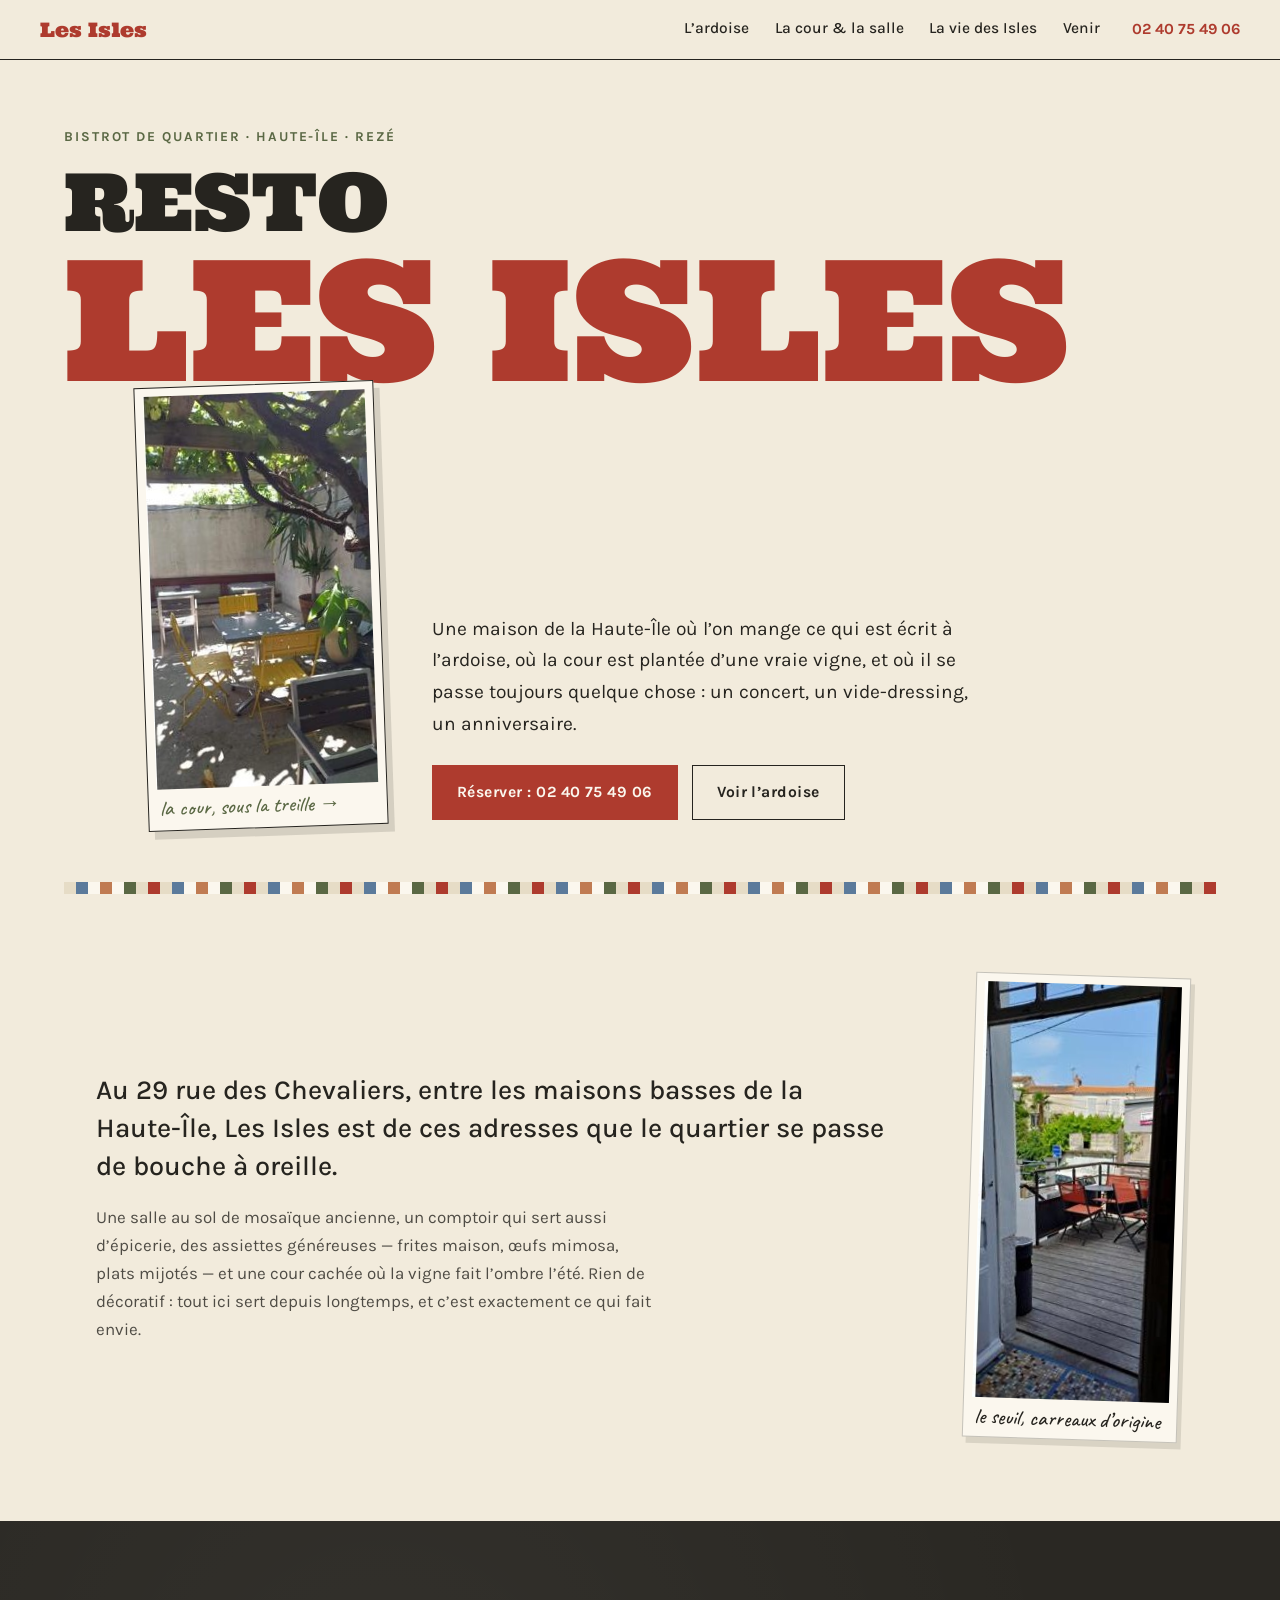
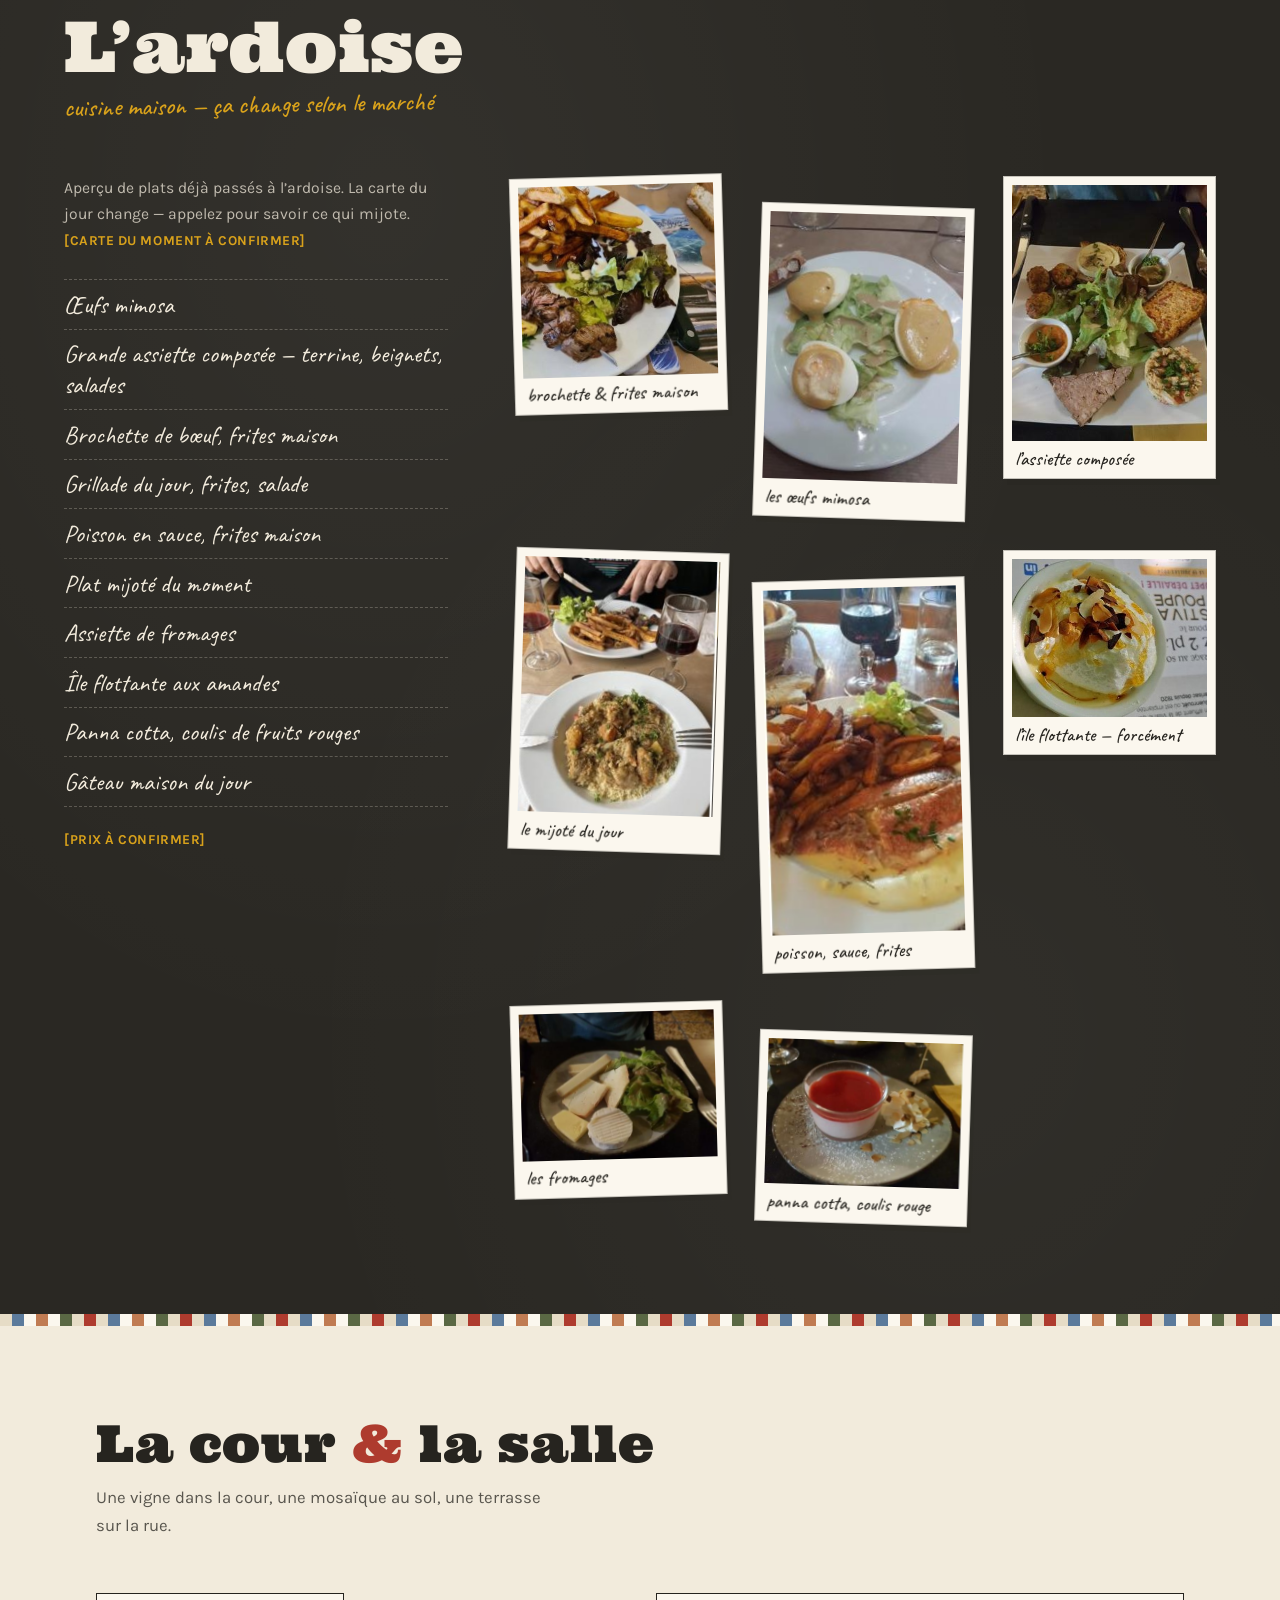
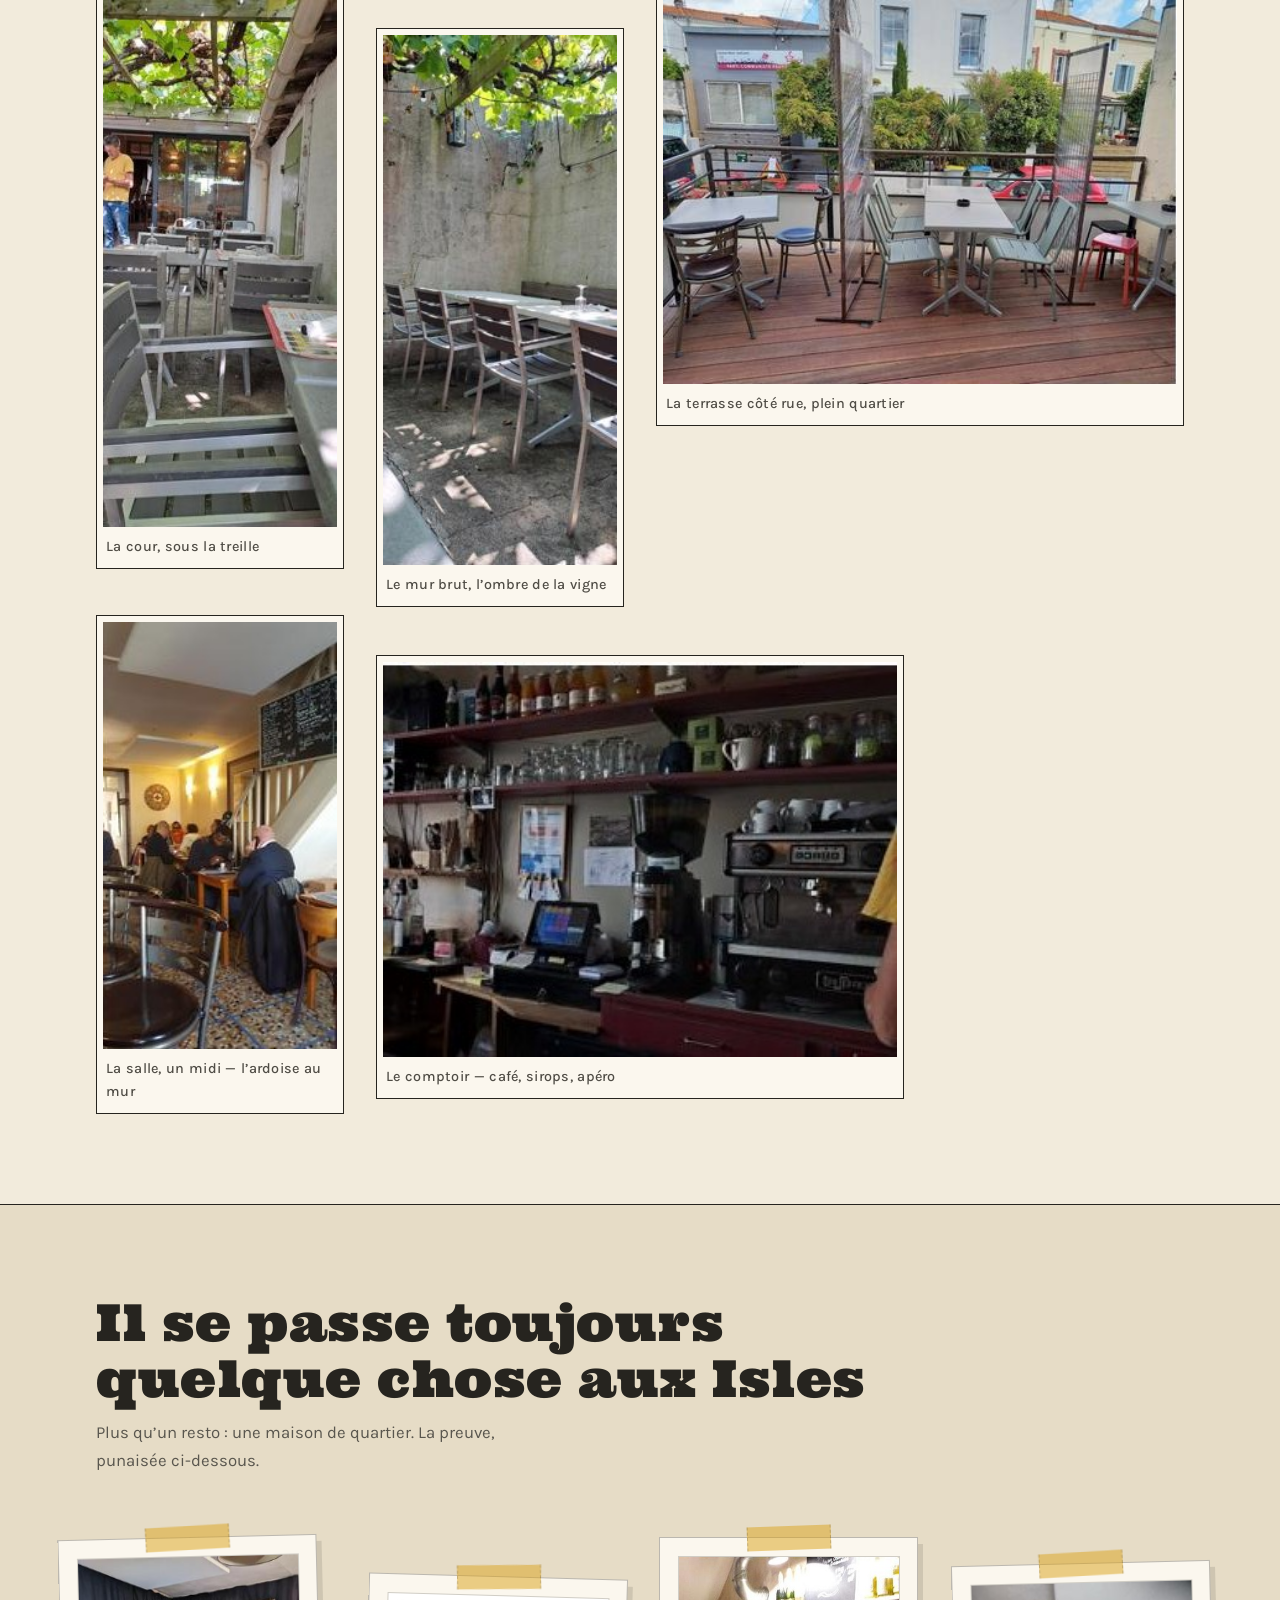
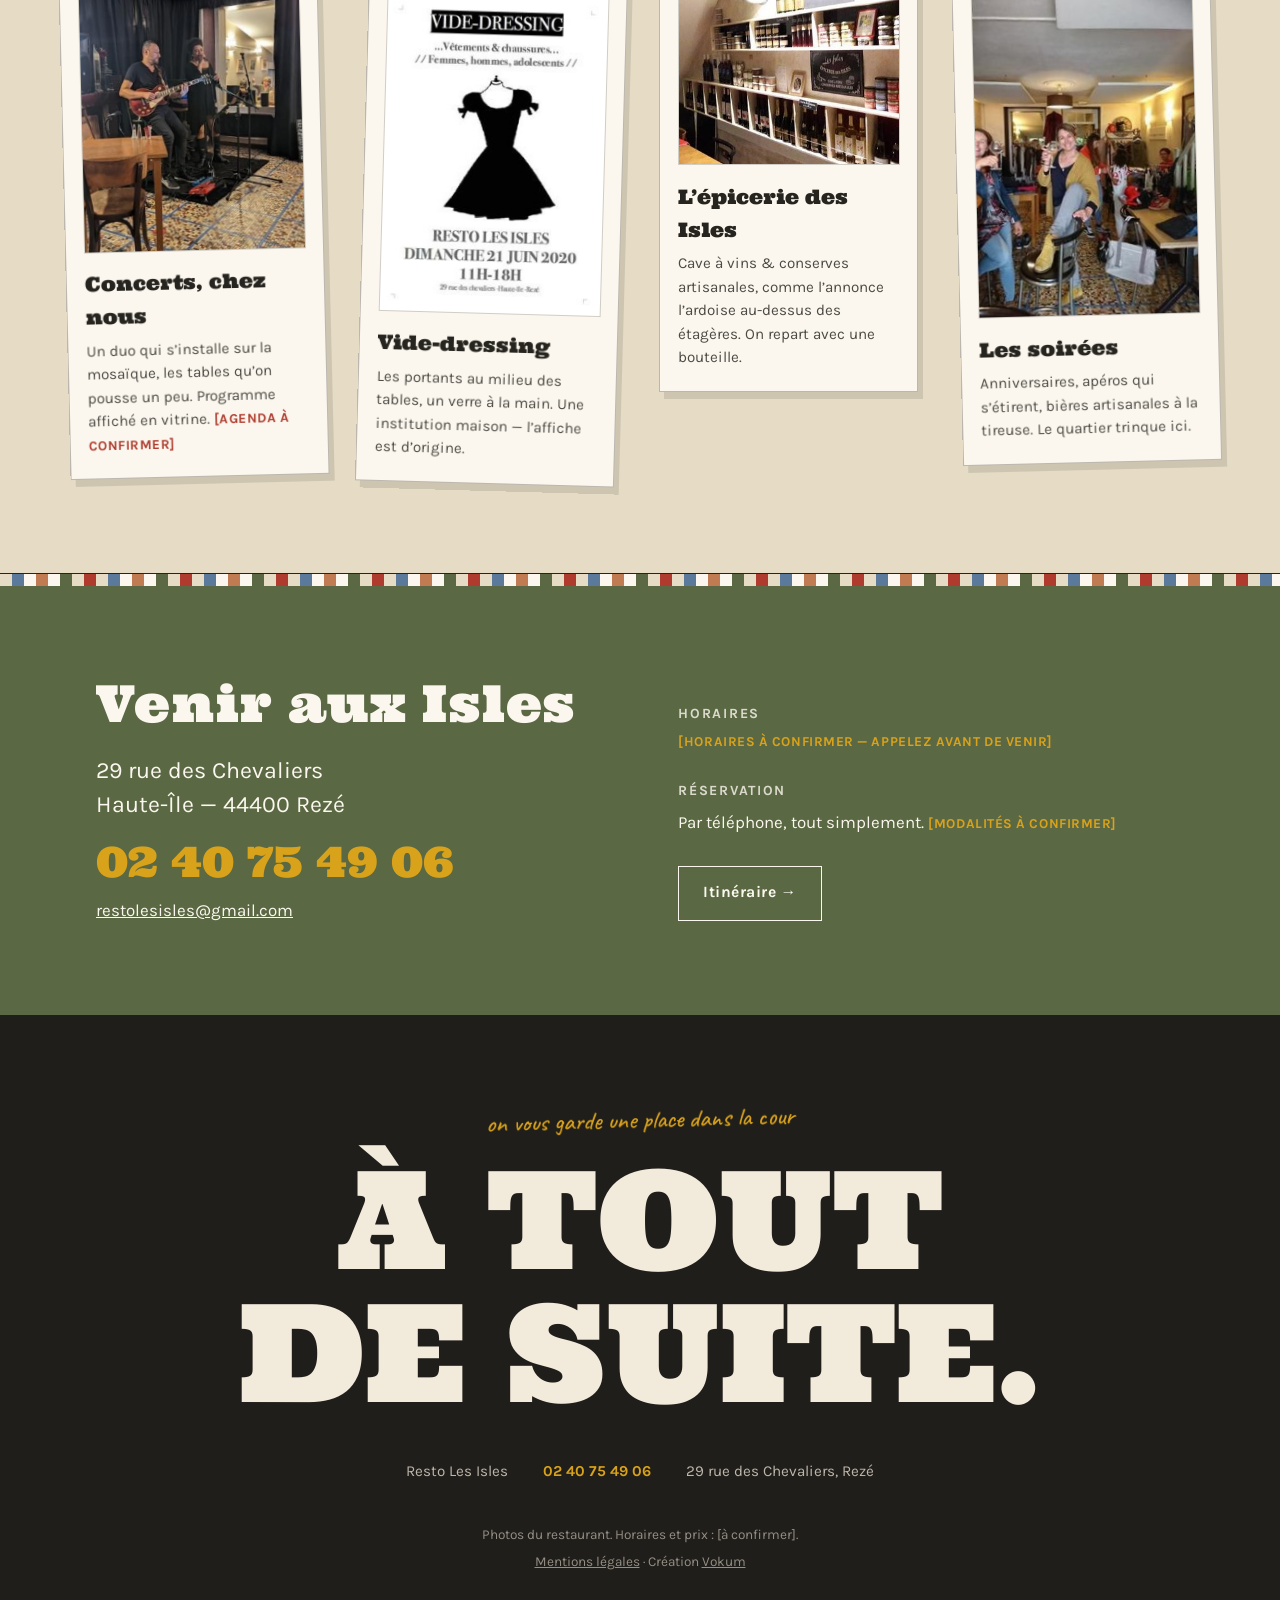
<file: index.html>
<!DOCTYPE html>
<html lang="fr">
<head>
  <meta charset="UTF-8">
  <meta name="viewport" content="width=device-width, initial-scale=1.0">
  <title>Resto Les Isles — Bistrot de quartier, Haute-Île, Rezé</title>
  <meta name="description" content="Resto Les Isles, bistrot de quartier à la Haute-Île, Rezé. Cuisine maison à l'ardoise, cour sous la treille, épicerie-cave, concerts. 29 rue des Chevaliers, 44400 Rezé — 02 40 75 49 06.">
  <meta property="og:title" content="Resto Les Isles — Bistrot de quartier à Rezé">
  <meta property="og:description" content="Cuisine maison à l'ardoise, cour sous la treille, épicerie-cave et concerts. 29 rue des Chevaliers, Haute-Île, Rezé.">
  <meta property="og:type" content="website">
  <meta property="og:locale" content="fr_FR">
  <link rel="preconnect" href="https://fonts.googleapis.com">
  <link rel="preconnect" href="https://fonts.gstatic.com" crossorigin>
  <link href="https://fonts.googleapis.com/css2?family=Ultra&family=Karla:ital,wght@0,400;0,500;0,700;1,400&family=Caveat:wght@500;700&display=swap" rel="stylesheet">
  <link rel="stylesheet" href="styles.css">
  <noscript><style>.ouverture { display: none; }</style></noscript>
  <script type="application/ld+json">
  {
    "@context": "https://schema.org",
    "@type": "Restaurant",
    "name": "Resto Les Isles",
    "servesCuisine": "Française",
    "telephone": "+33240754906",
    "email": "restolesisles@gmail.com",
    "address": {
      "@type": "PostalAddress",
      "streetAddress": "29 rue des Chevaliers",
      "postalCode": "44400",
      "addressLocality": "Rezé",
      "addressCountry": "FR"
    }
  }
  </script>
</head>
<body>

  <!-- Ouverture : l'ardoise du jour qu'on lève -->
  <div class="ouverture" id="ouverture" aria-hidden="true">
    <div class="ouverture__contenu">
      <p class="ouverture__craie chalknote">aujourd’hui, à l’ardoise&nbsp;:</p>
      <p class="ouverture__nom">Les&nbsp;Isles</p>
      <p class="ouverture__lieu">Bistrot de quartier · Haute-Île · Rezé</p>
    </div>
    <div class="mosaic ouverture__mosaique" aria-hidden="true"></div>
  </div>

  <header class="topbar" id="topbar">
    <a class="topbar__brand" href="#haut">Les&nbsp;Isles</a>
    <nav class="topbar__nav" aria-label="Navigation principale">
      <a href="#ardoise">L’ardoise</a>
      <a href="#cour">La cour &amp; la salle</a>
      <a href="#vie">La vie des Isles</a>
      <a href="#infos">Venir</a>
    </nav>
    <a class="topbar__tel" href="tel:+33240754906">02 40 75 49 06</a>
    <button class="topbar__burger" id="burger" aria-label="Ouvrir le menu" aria-expanded="false" aria-controls="mobilemenu">
      <span></span><span></span><span></span>
    </button>
  </header>

  <div class="mobilemenu" id="mobilemenu" hidden>
    <nav aria-label="Navigation mobile">
      <a href="#ardoise">L’ardoise</a>
      <a href="#cour">La cour &amp; la salle</a>
      <a href="#vie">La vie des Isles</a>
      <a href="#infos">Venir</a>
      <a class="mobilemenu__tel" href="tel:+33240754906">02 40 75 49 06</a>
    </nav>
    <div class="mosaic" aria-hidden="true"></div>
  </div>

  <main id="haut">

    <!-- ============ HERO ============ -->
    <section class="hero">
      <p class="hero__eyebrow reveal">Bistrot de quartier · Haute-Île · Rezé</p>
      <h1 class="hero__title">
        <span class="hero__line reveal">Resto</span>
        <span class="hero__line hero__line--big reveal"><span class="mot">Les&nbsp;</span><span class="hero__griffe chalknote">cuisine maison,<br>à l’ardoise</span><span class="mot mot--isles">Isles</span></span>
      </h1>
      <div class="hero__body">
        <figure class="hero__photo reveal">
          <img src="images/crops/cour-treille.jpg" alt="La cour du restaurant sous la treille, avec ses chaises jaunes en métal" width="226" height="400">
          <figcaption class="chalknote">la cour, sous la treille&nbsp;→</figcaption>
        </figure>
        <div class="hero__text reveal">
          <p>Une maison de la Haute-Île où l’on mange ce qui est écrit à l’ardoise, où la cour est plantée d’une vraie vigne, et où il se passe toujours quelque chose&nbsp;: un concert, un vide-dressing, un anniversaire.</p>
          <div class="hero__actions">
            <a class="btn btn--rouge" href="tel:+33240754906">Réserver&nbsp;: 02 40 75 49 06</a>
            <a class="btn btn--ligne" href="#ardoise">Voir l’ardoise</a>
          </div>
        </div>
      </div>
      <div class="mosaic" aria-hidden="true"></div>
    </section>

    <!-- ============ INTRO ============ -->
    <section class="intro">
      <div class="intro__grid">
        <div class="intro__text reveal">
          <p class="intro__lead">Au 29 rue des Chevaliers, entre les maisons basses de la Haute-Île, Les Isles est de ces adresses que le quartier se passe de bouche à oreille.</p>
          <p>Une salle au sol de mosaïque ancienne, un comptoir qui sert aussi d’épicerie, des assiettes généreuses — frites maison, œufs mimosa, plats mijotés — et une cour cachée où la vigne fait l’ombre l’été. Rien de décoratif&nbsp;: tout ici sert depuis longtemps, et c’est exactement ce qui fait envie.</p>
        </div>
        <figure class="polaroid polaroid--tilt-r reveal">
          <img src="images/crops/porte-terrasse.jpg" alt="La porte d'entrée ouverte sur la terrasse, carreaux de ciment au seuil" width="180" height="380">
          <figcaption class="chalknote">le seuil, carreaux d’origine</figcaption>
        </figure>
      </div>
    </section>

    <!-- ============ ARDOISE ============ -->
    <section class="ardoise" id="ardoise">
      <div class="ardoise__inner">
        <header class="ardoise__head reveal">
          <h2 class="ardoise__title">L’ardoise</h2>
          <p class="ardoise__sub chalknote">cuisine maison — ça change selon le marché</p>
        </header>

        <div class="ardoise__cols">
          <div class="ardoise__menu reveal">
            <p class="ardoise__note">Aperçu de plats déjà passés à l’ardoise. La carte du jour change&nbsp;— appelez pour savoir ce qui mijote. <span class="aconfirmer">[Carte du moment à confirmer]</span></p>
            <ul class="ardoise__list">
              <li><span>Œufs mimosa</span></li>
              <li><span>Grande assiette composée — terrine, beignets, salades</span></li>
              <li><span>Brochette de bœuf, frites maison</span></li>
              <li><span>Grillade du jour, frites, salade</span></li>
              <li><span>Poisson en sauce, frites maison</span></li>
              <li><span>Plat mijoté du moment</span></li>
              <li><span>Assiette de fromages</span></li>
              <li><span>Île flottante aux amandes</span></li>
              <li><span>Panna cotta, coulis de fruits rouges</span></li>
              <li><span>Gâteau maison du jour</span></li>
            </ul>
            <p class="ardoise__prix aconfirmer">[Prix à confirmer]</p>
          </div>

          <div class="album album--plats">
            <figure class="polaroid polaroid--tilt-l reveal">
              <img src="images/crops/brochette.jpg" alt="Brochette de bœuf, frites maison et salade" width="325" height="317" loading="lazy">
              <figcaption class="chalknote">brochette &amp; frites maison</figcaption>
            </figure>
            <figure class="polaroid polaroid--tilt-r reveal">
              <img src="images/crops/oeufs-mimosa.jpg" alt="Œufs mimosa sur lit de salade" width="234" height="320" loading="lazy">
              <figcaption class="chalknote">les œufs mimosa</figcaption>
            </figure>
            <figure class="polaroid reveal">
              <img src="images/crops/assiette-composee.jpg" alt="Grande assiette composée : terrine, beignets et salades" width="280" height="368" loading="lazy">
              <figcaption class="chalknote">l’assiette composée</figcaption>
            </figure>
            <figure class="polaroid polaroid--tilt-r reveal">
              <img src="images/crops/table-mijote.jpg" alt="Plat mijoté servi à table avec un verre de vin rouge" width="245" height="320" loading="lazy">
              <figcaption class="chalknote">le mijoté du jour</figcaption>
            </figure>
            <figure class="polaroid polaroid--tilt-l reveal">
              <img src="images/crops/rouget.jpg" alt="Poisson en sauce accompagné de frites maison" width="181" height="320" loading="lazy">
              <figcaption class="chalknote">poisson, sauce, frites</figcaption>
            </figure>
            <figure class="polaroid reveal">
              <img src="images/crops/ile-flottante.jpg" alt="Île flottante aux amandes torréfiées" width="365" height="295" loading="lazy">
              <figcaption class="chalknote">l’île flottante — forcément</figcaption>
            </figure>
            <figure class="polaroid polaroid--tilt-l reveal">
              <img src="images/crops/fromages.jpg" alt="Assiette de fromages et salade" width="425" height="320" loading="lazy">
              <figcaption class="chalknote">les fromages</figcaption>
            </figure>
            <figure class="polaroid polaroid--tilt-r reveal">
              <img src="images/crops/panna-cotta.jpg" alt="Panna cotta au coulis de fruits rouges" width="430" height="320" loading="lazy">
              <figcaption class="chalknote">panna cotta, coulis rouge</figcaption>
            </figure>
          </div>
        </div>
      </div>
    </section>

    <div class="mosaic" aria-hidden="true"></div>

    <!-- ============ COUR & SALLE ============ -->
    <section class="cour" id="cour">
      <header class="cour__head reveal">
        <h2 class="section-title">La cour <em>&amp;</em> la salle</h2>
        <p class="section-sub">Une vigne dans la cour, une mosaïque au sol, une terrasse sur la rue.</p>
      </header>

      <div class="cour__grid">
        <figure class="cadre cadre--haut reveal">
          <img src="images/crops/cour-tables.jpg" alt="Tables de la cour à l'ombre de la treille" width="191" height="430" loading="lazy">
          <figcaption>La cour, sous la treille</figcaption>
        </figure>
        <figure class="cadre cadre--haut reveal">
          <img src="images/crops/cour-mur.jpg" alt="Le mur brut de la cour et les tables alignées" width="190" height="430" loading="lazy">
          <figcaption>Le mur brut, l’ombre de la vigne</figcaption>
        </figure>
        <figure class="cadre cadre--large reveal">
          <img src="images/crops/terrasse-rue.jpg" alt="La terrasse en bois côté rue, devant les maisons du quartier" width="415" height="310" loading="lazy">
          <figcaption>La terrasse côté rue, plein quartier</figcaption>
        </figure>
        <figure class="cadre reveal">
          <img src="images/crops/salle-ardoise.jpg" alt="La salle et sa grande ardoise, un midi de service" width="170" height="310" loading="lazy">
          <figcaption>La salle, un midi — l’ardoise au mur</figcaption>
        </figure>
        <figure class="cadre cadre--large reveal">
          <img src="images/crops/comptoir.jpg" alt="Le comptoir, la machine à café et les sirops" width="312" height="240" loading="lazy">
          <figcaption>Le comptoir — café, sirops, apéro</figcaption>
        </figure>
      </div>
    </section>

    <!-- ============ SIGNATURE : LA VIE DES ISLES ============ -->
    <section class="vie" id="vie">
      <header class="vie__head reveal">
        <h2 class="section-title">Il se passe toujours<br>quelque chose aux Isles</h2>
        <p class="section-sub">Plus qu’un resto&nbsp;: une maison de quartier. La preuve, punaisée ci-dessous.</p>
      </header>

      <div class="pinboard">
        <article class="affichette affichette--tilt-l reveal">
          <span class="affichette__tape" aria-hidden="true"></span>
          <figure>
            <img src="images/crops/concert.jpg" alt="Concert dans la salle : duo guitare et voix sur la mosaïque" width="300" height="400" loading="lazy">
          </figure>
          <h3>Concerts, chez nous</h3>
          <p>Un duo qui s’installe sur la mosaïque, les tables qu’on pousse un peu. Programme affiché en vitrine. <span class="aconfirmer">[Agenda à confirmer]</span></p>
        </article>

        <article class="affichette affichette--tilt-r reveal">
          <span class="affichette__tape" aria-hidden="true"></span>
          <figure>
            <img src="images/crops/affiche-vide-dressing.jpg" alt="Affiche du vide-dressing organisé au restaurant" width="258" height="372" loading="lazy">
          </figure>
          <h3>Vide-dressing</h3>
          <p>Les portants au milieu des tables, un verre à la main. Une institution maison — l’affiche est d’origine.</p>
        </article>

        <article class="affichette reveal">
          <span class="affichette__tape" aria-hidden="true"></span>
          <figure>
            <img src="images/crops/epicerie.jpg" alt="Les étagères de l'épicerie des Isles : vins, conserves artisanales" width="350" height="330" loading="lazy">
          </figure>
          <h3>L’épicerie des Isles</h3>
          <p>Cave à vins &amp; conserves artisanales, comme l’annonce l’ardoise au-dessus des étagères. On repart avec une bouteille.</p>
        </article>

        <article class="affichette affichette--tilt-l reveal">
          <span class="affichette__tape" aria-hidden="true"></span>
          <figure>
            <img src="images/crops/soiree.jpg" alt="Des habituées trinquent un soir d'événement" width="238" height="360" loading="lazy">
          </figure>
          <h3>Les soirées</h3>
          <p>Anniversaires, apéros qui s’étirent, bières artisanales à la tireuse. Le quartier trinque ici.</p>
        </article>
      </div>
    </section>

    <div class="mosaic" aria-hidden="true"></div>

    <!-- ============ INFOS ============ -->
    <section class="infos" id="infos">
      <div class="infos__grid">
        <div class="infos__bloc reveal">
          <h2 class="section-title">Venir aux Isles</h2>
          <address class="infos__adresse">
            29 rue des Chevaliers<br>
            Haute-Île — 44400 Rezé
          </address>
          <a class="infos__tel" href="tel:+33240754906">02 40 75 49 06</a>
          <p class="infos__mail"><a href="mailto:restolesisles@gmail.com">restolesisles@gmail.com</a></p>
        </div>
        <div class="infos__bloc reveal">
          <h3 class="infos__soustitre">Horaires</h3>
          <p class="aconfirmer">[Horaires à confirmer — appelez avant de venir]</p>
          <h3 class="infos__soustitre">Réservation</h3>
          <p>Par téléphone, tout simplement. <span class="aconfirmer">[Modalités à confirmer]</span></p>
          <a class="btn btn--ligne btn--sombrefond" href="https://www.google.com/maps/dir/?api=1&amp;destination=29+rue+des+Chevaliers+44400+Rez%C3%A9" target="_blank" rel="noopener">Itinéraire →</a>
        </div>
      </div>
    </section>

  </main>

  <!-- ============ FOOTER ============ -->
  <footer class="footer">
    <p class="footer__note chalknote reveal">on vous garde une place dans la cour</p>
    <p class="footer__big reveal">À tout<br>de suite.</p>
    <div class="footer__ligne reveal">
      <span>Resto Les Isles</span>
      <a href="tel:+33240754906">02 40 75 49 06</a>
      <span>29 rue des Chevaliers, Rezé</span>
    </div>
    <div class="footer__legal reveal">
      <p>Photos du restaurant. Horaires et prix&nbsp;: [à confirmer].</p>
      <p><a href="mentions-legales.html">Mentions légales</a> · Création <a href="https://vokumagency.com" target="_blank" rel="noopener">Vokum</a></p>
    </div>
    <div class="mosaic" aria-hidden="true"></div>
  </footer>

  <script src="script.js"></script>
</body>
</html>
</file>
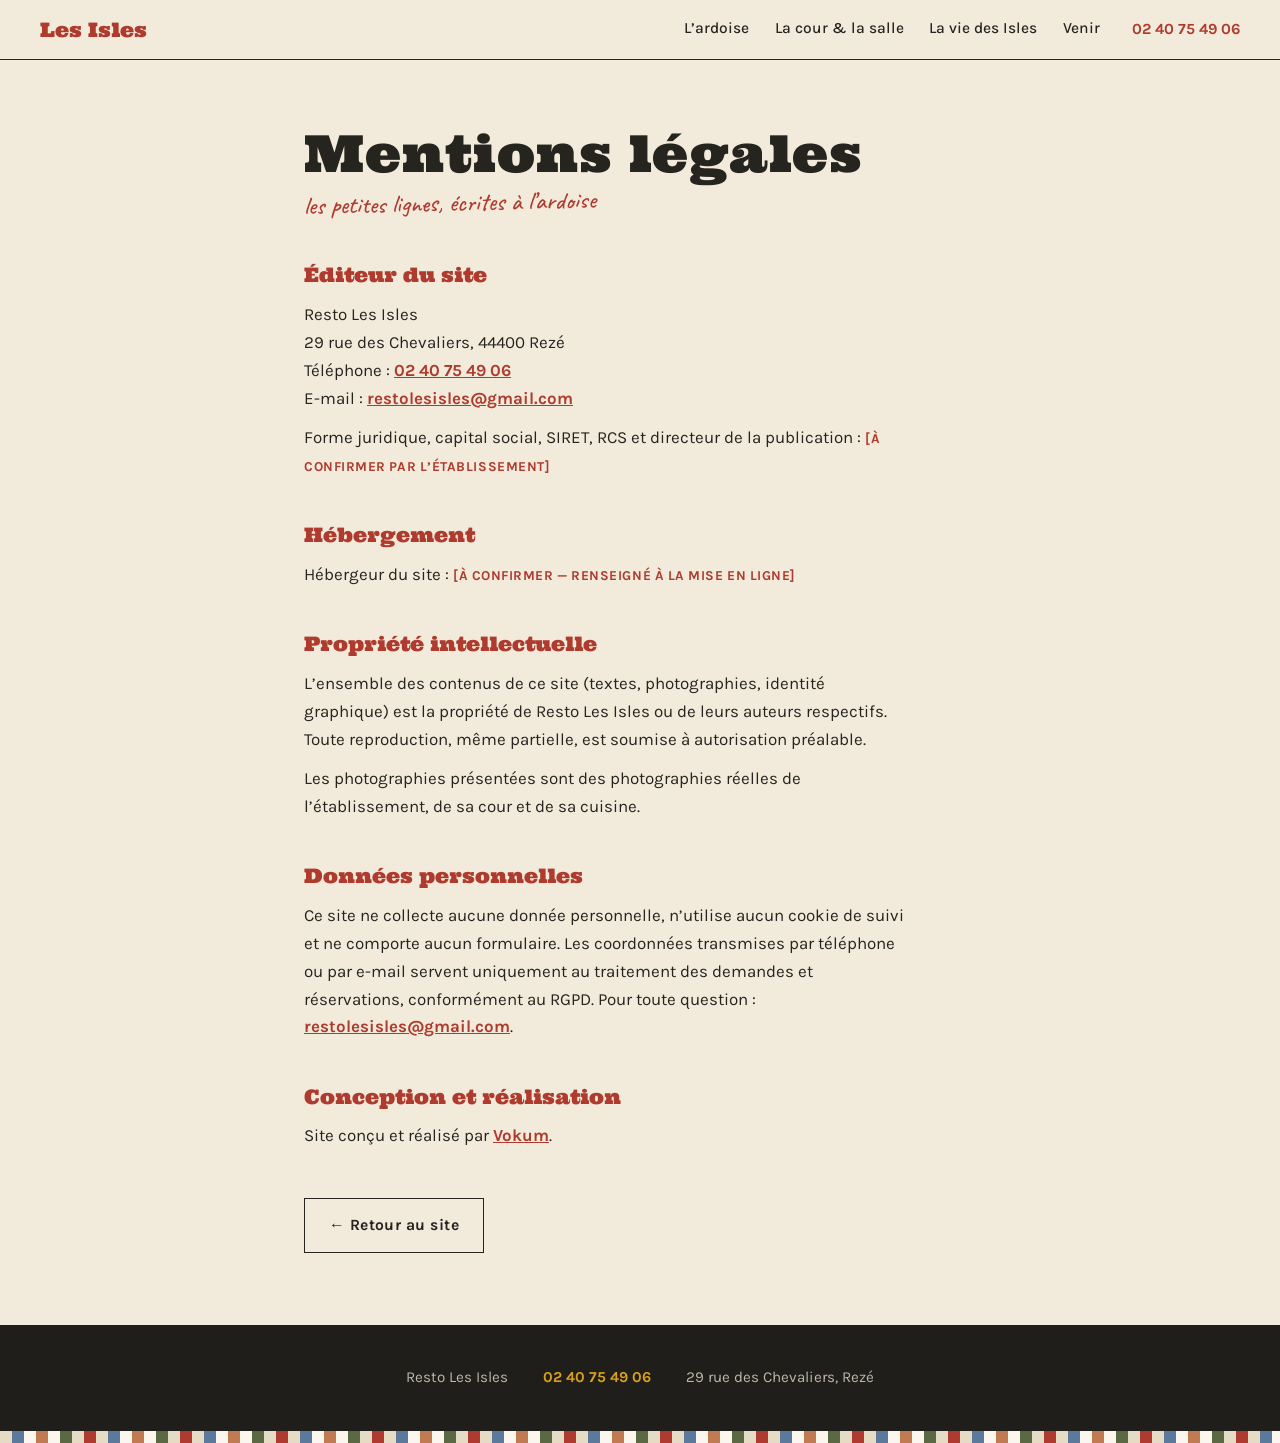
<file: mentions-legales.html>
<!DOCTYPE html>
<html lang="fr">
<head>
  <meta charset="UTF-8">
  <meta name="viewport" content="width=device-width, initial-scale=1.0">
  <title>Mentions légales — Resto Les Isles, Rezé</title>
  <meta name="description" content="Mentions légales du site de Resto Les Isles, 29 rue des Chevaliers, 44400 Rezé.">
  <meta name="robots" content="noindex">
  <link rel="preconnect" href="https://fonts.googleapis.com">
  <link rel="preconnect" href="https://fonts.gstatic.com" crossorigin>
  <link href="https://fonts.googleapis.com/css2?family=Ultra&family=Karla:ital,wght@0,400;0,500;0,700;1,400&family=Caveat:wght@500;700&display=swap" rel="stylesheet">
  <link rel="stylesheet" href="styles.css">
  <style>
    /* ajustements locaux page légale */
    .legales__sous {
      color: var(--rouge);
      font-size: 1.55rem;
      margin-top: 0.4rem;
      transform: rotate(-1.2deg);
      display: inline-block;
    }
    .legales a { color: var(--rouge); font-weight: 700; }
    .legales .btn { color: var(--encre); font-weight: 700; }
  </style>
</head>
<body class="page-legales">

  <header class="topbar">
    <a class="topbar__brand" href="index.html">Les&nbsp;Isles</a>
    <nav class="topbar__nav" aria-label="Navigation principale">
      <a href="index.html#ardoise">L’ardoise</a>
      <a href="index.html#cour">La cour &amp; la salle</a>
      <a href="index.html#vie">La vie des Isles</a>
      <a href="index.html#infos">Venir</a>
    </nav>
    <a class="topbar__tel" href="tel:+33240754906">02 40 75 49 06</a>
  </header>

  <main class="legales">
    <h1 class="section-title">Mentions légales</h1>
    <p class="legales__sous chalknote">les petites lignes, écrites à l’ardoise</p>

    <section class="legales__bloc">
      <h2>Éditeur du site</h2>
      <p>
        Resto Les Isles<br>
        29 rue des Chevaliers, 44400 Rezé<br>
        Téléphone&nbsp;: <a href="tel:+33240754906">02 40 75 49 06</a><br>
        E-mail&nbsp;: <a href="mailto:restolesisles@gmail.com">restolesisles@gmail.com</a>
      </p>
      <p>
        Forme juridique, capital social, SIRET, RCS et directeur de la publication&nbsp;:
        <span class="aconfirmer">[À confirmer par l’établissement]</span>
      </p>
    </section>

    <section class="legales__bloc">
      <h2>Hébergement</h2>
      <p>Hébergeur du site&nbsp;: <span class="aconfirmer">[À confirmer — renseigné à la mise en ligne]</span></p>
    </section>

    <section class="legales__bloc">
      <h2>Propriété intellectuelle</h2>
      <p>
        L’ensemble des contenus de ce site (textes, photographies, identité graphique) est la propriété
        de Resto Les Isles ou de leurs auteurs respectifs. Toute reproduction, même partielle, est
        soumise à autorisation préalable.
      </p>
      <p>
        Les photographies présentées sont des photographies réelles de l’établissement,
        de sa cour et de sa cuisine.
      </p>
    </section>

    <section class="legales__bloc">
      <h2>Données personnelles</h2>
      <p>
        Ce site ne collecte aucune donnée personnelle, n’utilise aucun cookie de suivi et ne comporte
        aucun formulaire. Les coordonnées transmises par téléphone ou par e-mail servent uniquement
        au traitement des demandes et réservations, conformément au RGPD. Pour toute question&nbsp;:
        <a href="mailto:restolesisles@gmail.com">restolesisles@gmail.com</a>.
      </p>
    </section>

    <section class="legales__bloc">
      <h2>Conception et réalisation</h2>
      <p>
        Site conçu et réalisé par
        <a href="https://vokumagency.com" target="_blank" rel="noopener">Vokum</a>.
      </p>
    </section>

    <p class="legales__retour"><a class="btn btn--ligne" href="index.html">← Retour au site</a></p>
  </main>

  <footer class="footer footer--court">
    <div class="footer__ligne">
      <span>Resto Les Isles</span>
      <a href="tel:+33240754906">02 40 75 49 06</a>
      <span>29 rue des Chevaliers, Rezé</span>
    </div>
    <div class="mosaic" aria-hidden="true"></div>
  </footer>

</body>
</html>
</file>
<file: styles.css>
/* ============================================================
   RESTO LES ISLES — « La cour des Isles »
   crème plâtre / noir ardoise / rouge bistrot / jaune chaise /
   vert treille / frise mosaïque (le sol de la salle)
   ============================================================ */

:root {
  --creme: #F2EBDC;
  --creme-fonce: #E6DCC6;
  --encre: #26241F;
  --ardoise: #2A2823;
  --ardoise-fonce: #201E1A;
  --rouge: #AE3B2E;
  --rouge-fonce: #8E2F25;
  --jaune: #D9A21B;
  --vert: #5A6844;
  --bleu-mosaique: #5B7A9B;
  --terracotta: #C07B52;
  --papier: #FBF7EE;

  --ultra: 'Ultra', serif;
  --karla: 'Karla', sans-serif;
  --caveat: 'Caveat', cursive;
}

* { margin: 0; padding: 0; box-sizing: border-box; }

html { scroll-behavior: smooth; }

/* verrou anti-pan horizontal (rotations décoratives : polaroids, affichettes, griffe).
   clip ne crée pas de conteneur de scroll : le scroll vertical et sticky restent intacts */
main, .footer { overflow-x: clip; }
@supports (overflow-x: clip) {
  body { overflow-x: clip; }
}

body {
  background: var(--creme);
  color: var(--encre);
  font-family: var(--karla);
  font-size: 1.06rem;
  line-height: 1.65;
  -webkit-font-smoothing: antialiased;
  overflow-x: hidden;
}

img { max-width: 100%; height: auto; display: block; }
.polaroid img, .cadre img, .affichette img, .hero__photo img { width: 100%; }

a { color: inherit; }

::selection { background: var(--jaune); color: var(--encre); }

/* ---------- frise mosaïque (le sol de la salle) ---------- */
.mosaic {
  height: 12px;
  background: repeating-linear-gradient(
    90deg,
    var(--creme-fonce) 0 12px,
    var(--bleu-mosaique) 12px 24px,
    var(--papier) 24px 36px,
    var(--terracotta) 36px 48px,
    var(--papier) 48px 60px,
    var(--vert) 60px 72px,
    var(--creme-fonce) 72px 84px,
    var(--rouge) 84px 96px
  );
}

/* ---------- typographie commune ---------- */
.section-title {
  font-family: var(--ultra);
  font-weight: 400;
  font-size: clamp(1.9rem, 4.5vw, 3.2rem);
  line-height: 1.08;
  letter-spacing: 0.01em;
}
.section-title em { font-style: normal; color: var(--rouge); }

.section-sub {
  margin-top: 0.8rem;
  font-size: 1.05rem;
  color: color-mix(in srgb, var(--encre) 75%, var(--creme));
  max-width: 46ch;
}

.chalknote {
  font-family: var(--caveat);
  font-weight: 500;
  font-size: 1.35rem;
  line-height: 1.2;
}

.aconfirmer {
  font-family: var(--karla);
  font-size: 0.85rem;
  font-weight: 700;
  letter-spacing: 0.04em;
  text-transform: uppercase;
  color: var(--rouge);
}
.ardoise .aconfirmer { color: var(--jaune); }

/* ---------- boutons ---------- */
.btn {
  display: inline-block;
  font-family: var(--karla);
  font-weight: 700;
  font-size: 0.98rem;
  letter-spacing: 0.03em;
  text-decoration: none;
  padding: 0.85rem 1.5rem;
  border: 1.5px solid var(--encre);
  transition: background-color 0.25s ease, color 0.25s ease, transform 0.25s ease;
}
.btn--rouge {
  background: var(--rouge);
  border-color: var(--rouge);
  color: var(--papier);
}
.btn--rouge:hover { background: var(--rouge-fonce); border-color: var(--rouge-fonce); }
.btn--ligne { background: transparent; color: var(--encre); }
.btn--ligne:hover { background: var(--encre); color: var(--creme); }
.btn--sombrefond { border-color: var(--papier); color: var(--papier); }
.btn--sombrefond:hover { background: var(--papier); color: var(--encre); }
.btn:focus-visible,
a:focus-visible,
button:focus-visible {
  outline: 3px solid var(--jaune);
  outline-offset: 3px;
}

/* ============================================================
   TOPBAR
   ============================================================ */
.topbar {
  position: fixed;
  inset: 0 0 auto 0;
  z-index: 50;
  display: flex;
  align-items: center;
  gap: 2rem;
  padding: 0.8rem clamp(1rem, 4vw, 2.5rem);
  background: var(--creme);
  border-bottom: 1.5px solid var(--encre);
}
.topbar__brand {
  font-family: var(--ultra);
  font-size: 1.25rem;
  text-decoration: none;
  color: var(--rouge);
}
.topbar__nav {
  display: flex;
  gap: 1.6rem;
  margin-left: auto;
}
.topbar__nav a {
  text-decoration: none;
  font-weight: 500;
  font-size: 0.97rem;
  border-bottom: 2px solid transparent;
  transition: border-color 0.2s ease;
}
.topbar__nav a:hover { border-color: var(--jaune); }
.topbar__tel {
  font-weight: 700;
  text-decoration: none;
  font-size: 0.97rem;
  color: var(--rouge);
  white-space: nowrap;
}
.topbar__burger {
  display: none;
  flex-direction: column;
  gap: 5px;
  background: none;
  border: none;
  padding: 6px 2px;
  cursor: pointer;
}
.topbar__burger span {
  width: 26px;
  height: 2.5px;
  background: var(--encre);
  transition: transform 0.3s ease, opacity 0.3s ease;
}
.topbar__burger.est-ouvert span:nth-child(1) { transform: translateY(7.5px) rotate(45deg); }
.topbar__burger.est-ouvert span:nth-child(2) { opacity: 0; }
.topbar__burger.est-ouvert span:nth-child(3) { transform: translateY(-7.5px) rotate(-45deg); }

/* menu mobile : overlay fixe, aucun ancêtre avec filter/transform */
.mobilemenu[hidden] { display: none; }
.mobilemenu {
  position: fixed;
  inset: 0;
  z-index: 40;
  background: var(--creme);
  display: flex;
  flex-direction: column;
  justify-content: center;
  padding: 5rem 2rem 0;
}
.mobilemenu nav {
  display: flex;
  flex-direction: column;
  gap: 1.4rem;
  flex: 1;
  justify-content: center;
}
.mobilemenu a {
  font-family: var(--ultra);
  font-size: 2rem;
  text-decoration: none;
  line-height: 1.1;
}
.mobilemenu a:hover { color: var(--rouge); }
.mobilemenu__tel { color: var(--rouge); }

/* ============================================================
   HERO
   ============================================================ */
.hero {
  padding: clamp(7rem, 14vh, 10rem) clamp(1rem, 5vw, 4rem) 0;
  display: flex;
  flex-direction: column;
}
.hero__eyebrow {
  font-weight: 700;
  letter-spacing: 0.14em;
  text-transform: uppercase;
  font-size: 0.85rem;
  color: var(--vert);
  margin-bottom: 1rem;
}
.hero__title {
  font-family: var(--ultra);
  font-weight: 400;
  line-height: 0.95;
  text-transform: uppercase;
}
.hero__line {
  display: block;
  font-size: clamp(2.2rem, 7vw, 5rem);
  color: var(--encre);
}
.hero__line--big {
  font-size: clamp(3.6rem, 13.5vw, 10.5rem);
  color: var(--rouge);
  letter-spacing: 0.005em;
}
.hero__griffe { display: none; }
.hero__body {
  display: flex;
  align-items: flex-end;
  gap: clamp(1.5rem, 4vw, 4rem);
  margin-top: clamp(-1rem, -2vw, -2.5rem);
  padding-bottom: clamp(2.5rem, 6vh, 4.5rem);
}
.hero__photo {
  flex: 0 0 auto;
  width: clamp(180px, 22vw, 240px);
  margin-left: clamp(0px, 6vw, 6rem);
  background: var(--papier);
  border: 1.5px solid var(--encre);
  padding: 8px 8px 4px;
  box-shadow: 6px 8px 0 rgba(38, 36, 31, 0.14);
  transform: rotate(-2deg);
}
.hero__photo .chalknote { padding: 0.35rem 0.2rem; color: var(--vert); }
.hero__text { max-width: 34rem; padding-bottom: 0.5rem; }
.hero__text p { font-size: clamp(1.05rem, 1.6vw, 1.2rem); }
.hero__actions {
  display: flex;
  flex-wrap: wrap;
  gap: 0.9rem;
  margin-top: 1.6rem;
}

/* ============================================================
   INTRO
   ============================================================ */
.intro { padding: clamp(3.5rem, 9vh, 6.5rem) clamp(1rem, 5vw, 4rem); }
.intro__grid {
  display: flex;
  gap: clamp(2rem, 6vw, 6rem);
  align-items: center;
  max-width: 68rem;
  margin: 0 auto;
}
.intro__text { flex: 1 1 30rem; }
.intro__lead {
  font-size: clamp(1.3rem, 2.4vw, 1.7rem);
  line-height: 1.4;
  font-weight: 500;
  margin-bottom: 1.2rem;
}
.intro__text p:not(.intro__lead) {
  color: color-mix(in srgb, var(--encre) 80%, var(--creme));
  max-width: 56ch;
}

/* ---------- polaroids (l'album photo) ---------- */
.polaroid {
  background: var(--papier);
  border: 1px solid rgba(38, 36, 31, 0.25);
  padding: 8px 8px 4px;
  box-shadow: 4px 6px 0 rgba(38, 36, 31, 0.12);
}
.polaroid .chalknote {
  padding: 0.4rem 0.2rem 0.2rem;
  color: var(--encre);
}
.polaroid--tilt-l { transform: rotate(-1.6deg); }
.polaroid--tilt-r { transform: rotate(1.8deg); }
.intro .polaroid { flex: 0 0 auto; width: clamp(170px, 20vw, 215px); }

/* ============================================================
   ARDOISE
   ============================================================ */
.ardoise {
  background:
    radial-gradient(ellipse at 30% 20%, rgba(255,255,255,0.045), transparent 55%),
    radial-gradient(ellipse at 75% 80%, rgba(255,255,255,0.03), transparent 50%),
    var(--ardoise);
  color: var(--creme);
  padding: clamp(4rem, 10vh, 7rem) clamp(1rem, 5vw, 4rem);
}
.ardoise__inner { max-width: 74rem; margin: 0 auto; }
.ardoise__head { margin-bottom: clamp(2.5rem, 6vh, 4rem); }
.ardoise__title {
  font-family: var(--ultra);
  font-weight: 400;
  font-size: clamp(2.4rem, 6vw, 4.4rem);
  color: var(--creme);
  line-height: 1;
}
.ardoise__sub {
  color: var(--jaune);
  font-size: 1.6rem;
  margin-top: 0.5rem;
  transform: rotate(-1deg);
  display: inline-block;
}
.ardoise__cols {
  display: flex;
  gap: clamp(2.5rem, 5vw, 5rem);
  align-items: flex-start;
}
.ardoise__menu {
  flex: 0 1 24rem;
  position: sticky;
  top: 6rem;
}
.ardoise__note {
  font-size: 0.98rem;
  color: color-mix(in srgb, var(--creme) 75%, var(--ardoise));
  margin-bottom: 1.6rem;
}
.ardoise__list { list-style: none; }
.ardoise__list li {
  font-family: var(--caveat);
  font-size: 1.55rem;
  line-height: 1.25;
  padding: 0.55rem 0;
  border-bottom: 1px dashed rgba(242, 235, 220, 0.25);
}
.ardoise__list li:first-child { border-top: 1px dashed rgba(242, 235, 220, 0.25); }
.ardoise__prix { margin-top: 1.4rem; }

.album--plats {
  flex: 1 1 0;
  display: grid;
  grid-template-columns: repeat(3, 1fr);
  gap: clamp(1.2rem, 2.5vw, 2rem);
  align-items: start;
}
.album--plats .polaroid:nth-child(3n+2) { margin-top: 1.8rem; }
.album--plats .polaroid .chalknote { font-size: 1.2rem; }

/* ============================================================
   COUR & SALLE
   ============================================================ */
.cour { padding: clamp(4rem, 10vh, 7rem) clamp(1rem, 5vw, 4rem); }
.cour__head { max-width: 68rem; margin: 0 auto clamp(2.5rem, 6vh, 4rem); }
.cour__grid {
  max-width: 68rem;
  margin: 0 auto;
  display: grid;
  grid-template-columns: repeat(4, 1fr);
  gap: clamp(1.2rem, 2.5vw, 2rem);
  align-items: start;
}
.cadre {
  border: 1.5px solid var(--encre);
  background: var(--papier);
  padding: 6px;
}
.cadre figcaption {
  font-size: 0.9rem;
  font-weight: 500;
  letter-spacing: 0.02em;
  padding: 0.5rem 0.2rem 0.2rem;
  color: color-mix(in srgb, var(--encre) 80%, var(--creme));
}
.cadre--large { grid-column: span 2; }
.cour__grid .cadre:nth-child(2) { margin-top: 2.2rem; }
.cour__grid .cadre:nth-child(4) { margin-top: -1.5rem; }
.cour__grid .cadre:nth-child(5) { margin-top: 1rem; }

/* ============================================================
   LA VIE DES ISLES (signature)
   ============================================================ */
.vie {
  background: var(--creme-fonce);
  border-top: 1.5px solid var(--encre);
  border-bottom: 1.5px solid var(--encre);
  padding: clamp(4rem, 10vh, 7rem) clamp(1rem, 5vw, 4rem);
}
.vie__head { max-width: 68rem; margin: 0 auto clamp(3rem, 7vh, 4.5rem); }
.pinboard {
  max-width: 72rem;
  margin: 0 auto;
  display: grid;
  grid-template-columns: repeat(4, 1fr);
  gap: clamp(1.4rem, 3vw, 2.5rem);
  align-items: start;
}
.affichette {
  position: relative;
  background: var(--papier);
  border: 1px solid rgba(38, 36, 31, 0.3);
  padding: 1.1rem 1.1rem 1.3rem;
  box-shadow: 5px 7px 0 rgba(38, 36, 31, 0.12);
}
.affichette--tilt-l { transform: rotate(-1.4deg); }
.affichette--tilt-r { transform: rotate(1.6deg); }
.affichette:nth-child(2) { margin-top: 2.4rem; }
.affichette:nth-child(4) { margin-top: 1.6rem; }
.affichette__tape {
  position: absolute;
  top: -12px;
  left: 50%;
  width: 84px;
  height: 24px;
  transform: translateX(-50%) rotate(-2deg);
  background: rgba(217, 162, 27, 0.5);
  border-left: 1px dashed rgba(38, 36, 31, 0.2);
  border-right: 1px dashed rgba(38, 36, 31, 0.2);
}
.affichette figure {
  border: 1px solid rgba(38, 36, 31, 0.2);
  margin-bottom: 0.9rem;
}
.affichette h3 {
  font-family: var(--ultra);
  font-weight: 400;
  font-size: 1.25rem;
  margin-bottom: 0.4rem;
}
.affichette p {
  font-size: 0.95rem;
  line-height: 1.55;
  color: color-mix(in srgb, var(--encre) 82%, var(--papier));
}

/* ============================================================
   INFOS
   ============================================================ */
.infos {
  background: var(--vert);
  color: var(--papier);
  padding: clamp(4rem, 10vh, 7rem) clamp(1rem, 5vw, 4rem);
}
.infos__grid {
  max-width: 68rem;
  margin: 0 auto;
  display: flex;
  gap: clamp(2.5rem, 6vw, 6rem);
  flex-wrap: wrap;
}
.infos__bloc { flex: 1 1 20rem; }
.infos .section-title { color: var(--papier); }
.infos__adresse {
  font-style: normal;
  font-size: clamp(1.2rem, 2vw, 1.45rem);
  line-height: 1.45;
  margin: 1.4rem 0 1rem;
}
.infos__tel {
  display: inline-block;
  font-family: var(--ultra);
  font-size: clamp(1.7rem, 3.5vw, 2.6rem);
  text-decoration: none;
  color: var(--jaune);
  line-height: 1.2;
  margin-bottom: 0.6rem;
}
.infos__tel:hover { color: var(--papier); }
.infos__mail a { color: var(--papier); }
.infos__soustitre {
  font-weight: 700;
  text-transform: uppercase;
  letter-spacing: 0.12em;
  font-size: 0.88rem;
  margin: 1.6rem 0 0.4rem;
  color: color-mix(in srgb, var(--papier) 80%, var(--vert));
}
.infos__bloc .aconfirmer { color: var(--jaune); }
.infos__bloc .btn { margin-top: 1.8rem; }

/* ============================================================
   FOOTER
   ============================================================ */
.footer {
  background: var(--ardoise-fonce);
  color: var(--creme);
  padding: clamp(4rem, 10vh, 6.5rem) clamp(1rem, 5vw, 4rem) 0;
  text-align: center;
}
.footer__note {
  color: var(--jaune);
  font-size: 1.6rem;
  transform: rotate(-1.5deg);
  display: inline-block;
}
.footer__big {
  font-family: var(--ultra);
  font-weight: 400;
  font-size: clamp(3rem, 11vw, 8.5rem);
  line-height: 0.98;
  text-transform: uppercase;
  margin: 1rem 0 2.5rem;
}
.footer__ligne {
  display: flex;
  justify-content: center;
  flex-wrap: wrap;
  gap: 0.6rem 2.2rem;
  font-size: 0.95rem;
  padding-bottom: 2.5rem;
  color: color-mix(in srgb, var(--creme) 75%, var(--ardoise-fonce));
}
.footer__ligne a {
  color: var(--jaune);
  font-weight: 700;
  text-decoration: none;
}
.footer .mosaic { margin: 0 calc(clamp(1rem, 5vw, 4rem) * -1); }

/* ============================================================
   OUVERTURE — l'ardoise qu'on lève
   ============================================================ */
.ouverture {
  position: fixed;
  inset: 0;
  z-index: 100;
  background:
    radial-gradient(ellipse at 30% 25%, rgba(255,255,255,0.05), transparent 55%),
    radial-gradient(ellipse at 70% 80%, rgba(255,255,255,0.03), transparent 50%),
    var(--ardoise-fonce);
  display: flex;
  align-items: center;
  justify-content: center;
  will-change: transform;
}
.ouverture__contenu { text-align: center; padding: 0 1.5rem; }
.ouverture__craie {
  color: var(--jaune);
  font-size: clamp(1.5rem, 3vw, 2.1rem);
  transform: rotate(-1.5deg);
  opacity: 0;
}
.ouverture__nom {
  font-family: var(--ultra);
  text-transform: uppercase;
  color: var(--creme);
  font-size: clamp(3rem, 10vw, 7.5rem);
  line-height: 1.05;
  margin: 0.4rem 0 0.9rem;
  opacity: 0;
}
.ouverture__lieu {
  font-family: var(--karla);
  font-weight: 700;
  letter-spacing: 0.14em;
  text-transform: uppercase;
  font-size: clamp(0.72rem, 1.5vw, 0.9rem);
  color: color-mix(in srgb, var(--creme) 65%, var(--ardoise-fonce));
  opacity: 0;
}
.ouverture__mosaique {
  position: absolute;
  left: 0;
  right: 0;
  bottom: 0;
}

/* séquence : craie → nom → lieu, puis l'ardoise se lève */
.ouverture.est-lancee .ouverture__craie {
  animation: craie-trace 0.7s ease 0.15s forwards;
  clip-path: inset(0 100% 0 0);
}
.ouverture.est-lancee .ouverture__nom { animation: apparition-douce 0.7s ease 0.75s forwards; }
.ouverture.est-lancee .ouverture__lieu { animation: apparition-douce 0.6s ease 1.15s forwards; }
.ouverture.est-levee {
  animation: ardoise-levee 0.85s cubic-bezier(0.65, 0, 0.35, 1) forwards;
}
.ouverture.est-finie { display: none; }

@keyframes craie-trace {
  from { opacity: 1; clip-path: inset(0 100% 0 0); }
  to   { opacity: 1; clip-path: inset(0 -5% 0 0); }
}
@keyframes apparition-douce {
  from { opacity: 0; translate: 0 14px; }
  to   { opacity: 1; translate: 0 0; }
}
@keyframes ardoise-levee {
  from { transform: translateY(0); }
  to   { transform: translateY(-100.5%); }
}

/* pendant l'ouverture : pas de scroll */
body.a-ouverture { overflow: hidden; }

/* ============================================================
   MENTIONS LÉGALES
   ============================================================ */
.legales {
  max-width: 46rem;
  margin: 0 auto;
  padding: clamp(7rem, 14vh, 9rem) clamp(1rem, 5vw, 2rem) clamp(3rem, 8vh, 5rem);
}
.legales__bloc { margin-top: 2.4rem; }
.legales__bloc h2 {
  font-family: var(--ultra);
  font-weight: 400;
  font-size: 1.25rem;
  margin-bottom: 0.6rem;
  color: var(--rouge);
}
.legales__bloc p { max-width: 60ch; }
.legales__bloc p + p { margin-top: 0.7rem; }
.legales__retour { margin-top: 3rem; }
.footer--court { padding-top: 2.5rem; }

.footer__legal {
  display: flex;
  flex-direction: column;
  align-items: center;
  gap: 0.3rem;
  font-size: 0.85rem;
  padding-bottom: 2.5rem;
  color: color-mix(in srgb, var(--creme) 55%, var(--ardoise-fonce));
}
.footer__legal a { color: inherit; }
.footer__legal a:hover { color: var(--creme); }

/* ============================================================
   RÉVÉLATIONS AU SCROLL
   ============================================================ */
.reveal {
  opacity: 0;
  translate: 0 26px;
  transition: opacity 0.7s ease, translate 0.7s ease;
}
.reveal.est-visible {
  opacity: 1;
  translate: 0 0;
}
@media (prefers-reduced-motion: reduce) {
  html { scroll-behavior: auto; }
  .reveal { opacity: 1; translate: none; transition: none; }
  .ouverture { display: none; }
}

/* ============================================================
   RESPONSIVE
   ============================================================ */
@media (max-width: 960px) {
  .album--plats { grid-template-columns: repeat(2, 1fr); }
  .album--plats .polaroid:nth-child(3n+2) { margin-top: 0; }
  .album--plats .polaroid:nth-child(2n) { margin-top: 1.6rem; }
  .ardoise__cols { flex-direction: column; align-items: stretch; }
  .ardoise__menu { position: static; flex-basis: auto; max-width: 32rem; }
  .album--plats { width: 100%; }
  .pinboard { grid-template-columns: repeat(2, 1fr); }
  .affichette:nth-child(2) { margin-top: 1.6rem; }
  .affichette:nth-child(4) { margin-top: 0; }
  .cour__grid { grid-template-columns: repeat(2, 1fr); }
  .cour__grid .cadre:nth-child(4) { margin-top: 0; }
}

@media (max-width: 720px) {
  .topbar__nav, .topbar__tel { display: none; }
  .topbar__burger { display: flex; }

  .hero { padding-top: 5.5rem; }

  /* affiche typographique : LES / ISLES pleine largeur, griffe craie dans le creux */
  .hero__line { font-size: clamp(1.7rem, 9vw, 3.2rem); }
  .hero__line--big {
    font-size: 1rem;
    display: flex;
    flex-wrap: wrap;
    align-items: center;
    margin-top: 0.1em;
  }
  .hero__line--big .mot {
    font-size: clamp(3.4rem, 25vw, 8rem);
    line-height: 0.92;
  }
  .hero__line--big .mot--isles { flex-basis: 100%; }
  .hero__griffe {
    display: inline-block;
    text-transform: none;
    flex: 1;
    min-width: 0;
    color: var(--vert);
    font-size: clamp(1.05rem, 5vw, 1.5rem);
    line-height: 1.1;
    transform: rotate(-4deg);
    padding: 0 0.2rem 0.6rem 0.9rem;
  }

  .hero__body {
    flex-direction: column;
    align-items: flex-start;
    margin-top: 0;
  }
  /* pas de photo dans le hero mobile : affiche typographique pure */
  .hero__photo { display: none; }
  .hero__text { margin-top: 1.6rem; }

  .intro__grid { flex-direction: column; }
  .intro .polaroid { align-self: flex-end; }

  /* album : 2 colonnes régulières, hauteurs unifiées (recadrage, pas d'étirement) */
  .album--plats { grid-template-columns: 1fr 1fr; gap: 1rem 0.8rem; }
  .album--plats .polaroid img { aspect-ratio: 4 / 5; object-fit: cover; }
  .album--plats .polaroid:nth-child(2n) { margin-top: 1rem; }
  .album--plats .polaroid .chalknote { font-size: 1.05rem; }
  .ardoise { padding-bottom: 3rem; }

  .pinboard { grid-template-columns: 1fr; max-width: 26rem; }
  .affichette:nth-child(2) { margin-top: 0; }

  .cour__grid { grid-template-columns: 1fr 1fr; gap: 1rem; }
  .cadre--large { grid-column: span 2; }
  .cour__grid .cadre:nth-child(2) { margin-top: 1.4rem; }
  .cour__grid .cadre:nth-child(5) { margin-top: 0; }

  .footer__ligne { flex-direction: column; gap: 0.5rem; }
}

@media (max-width: 420px) {
  /* on reste en 2 colonnes : photos natives petites, une colonne = flou d'upscale */
  .hero__actions .btn { width: 100%; text-align: center; }
}
</file>
